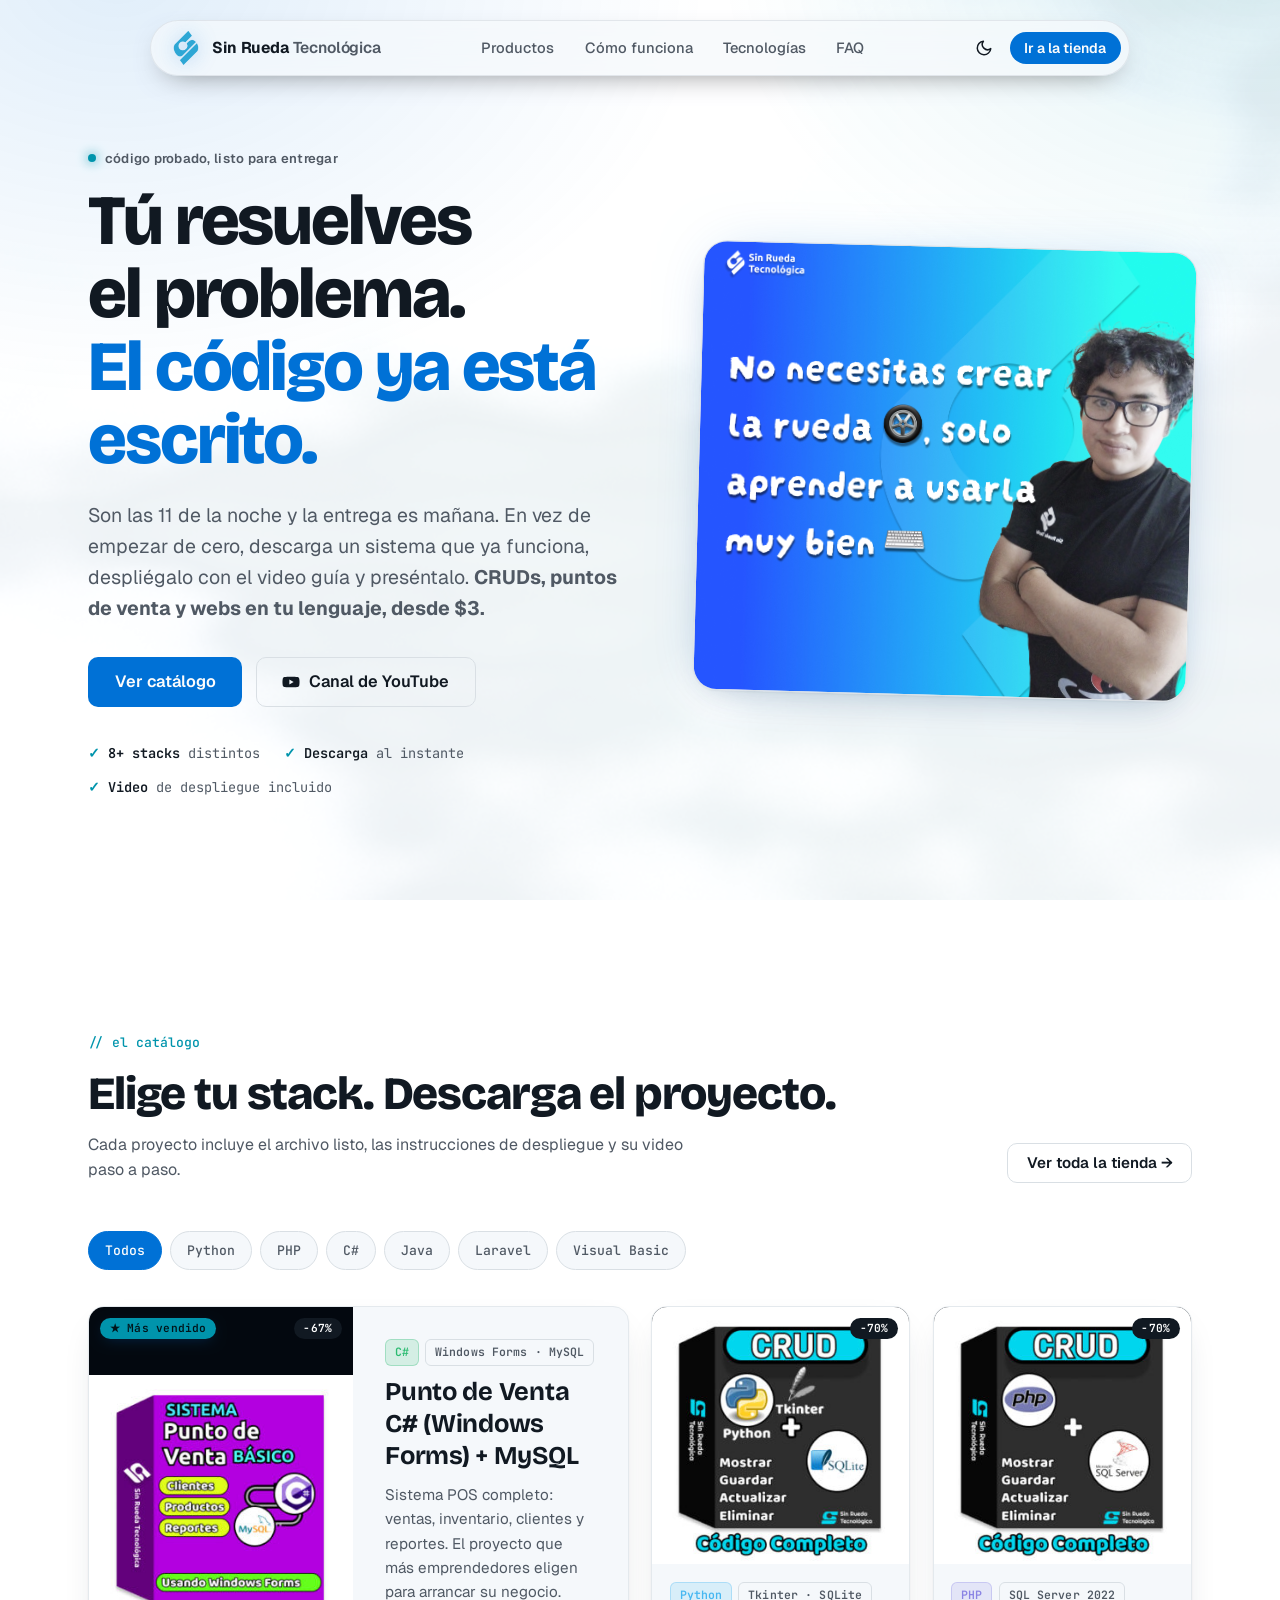
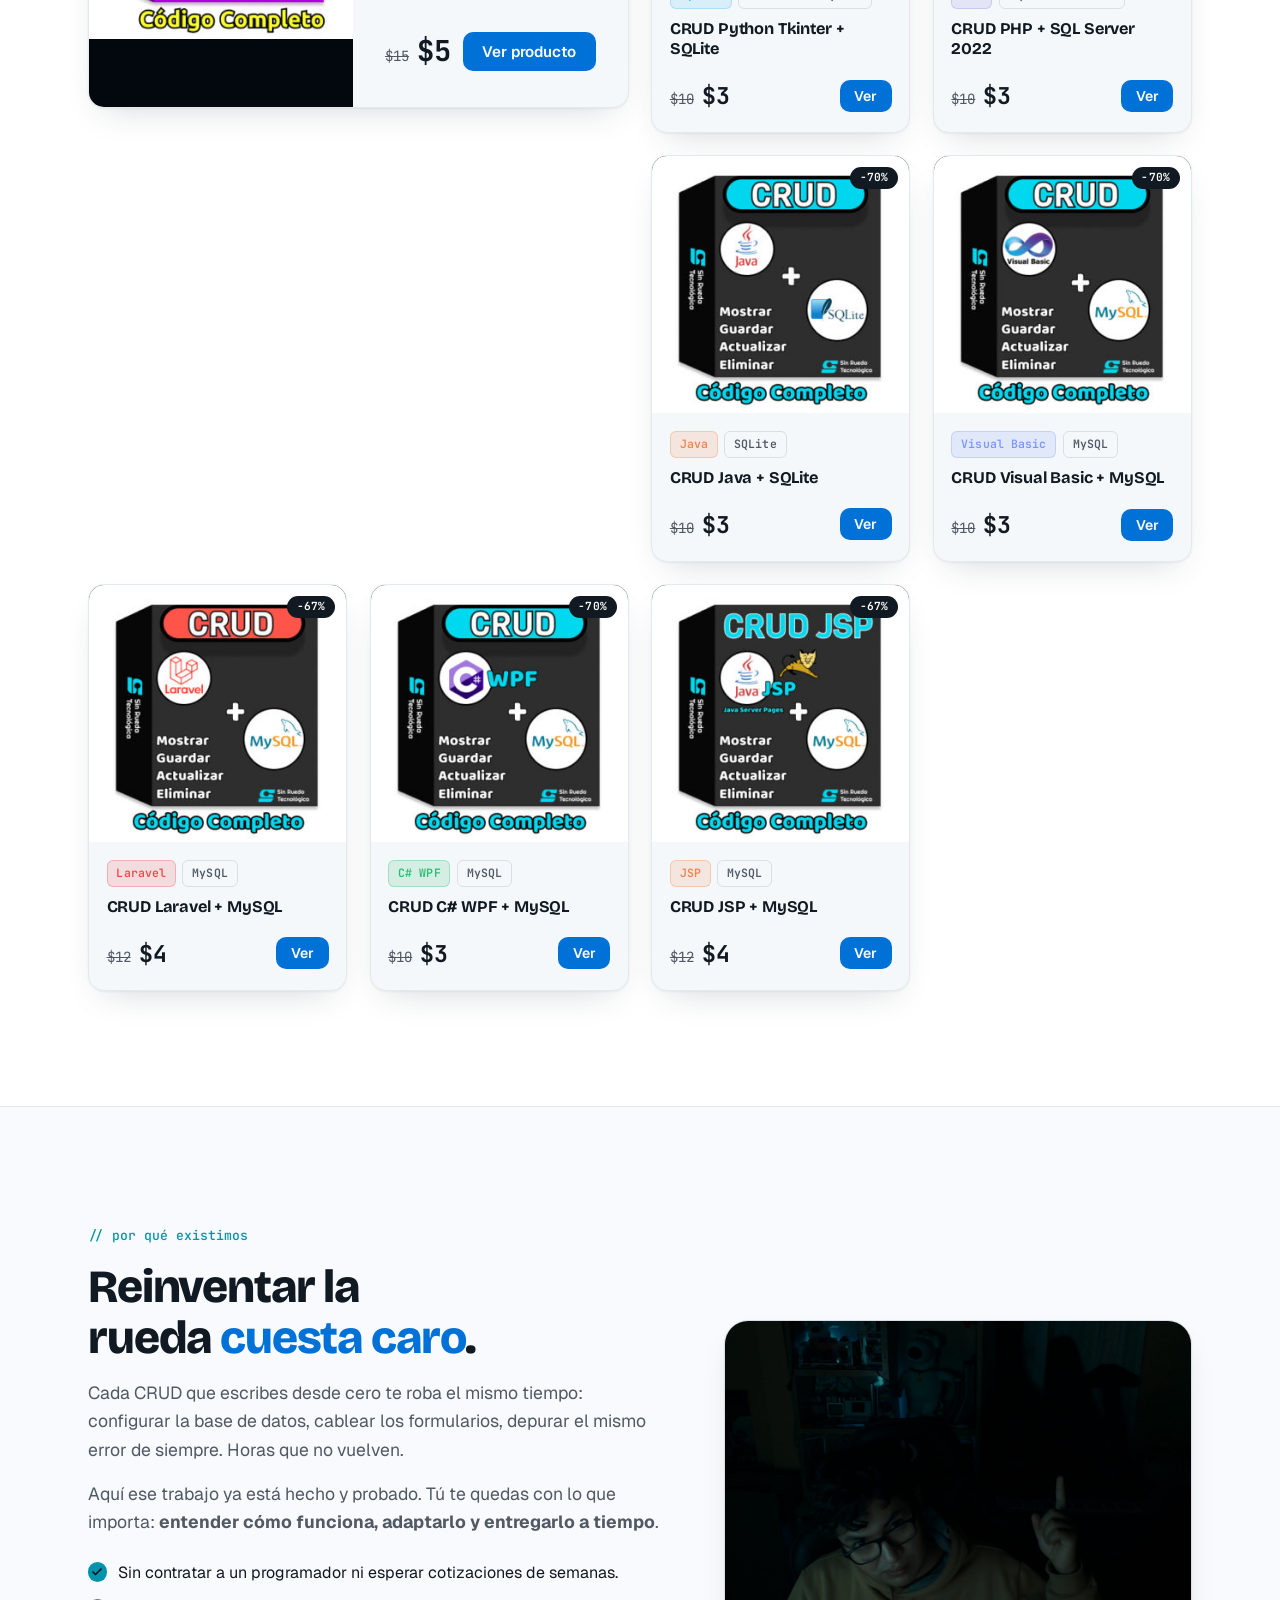
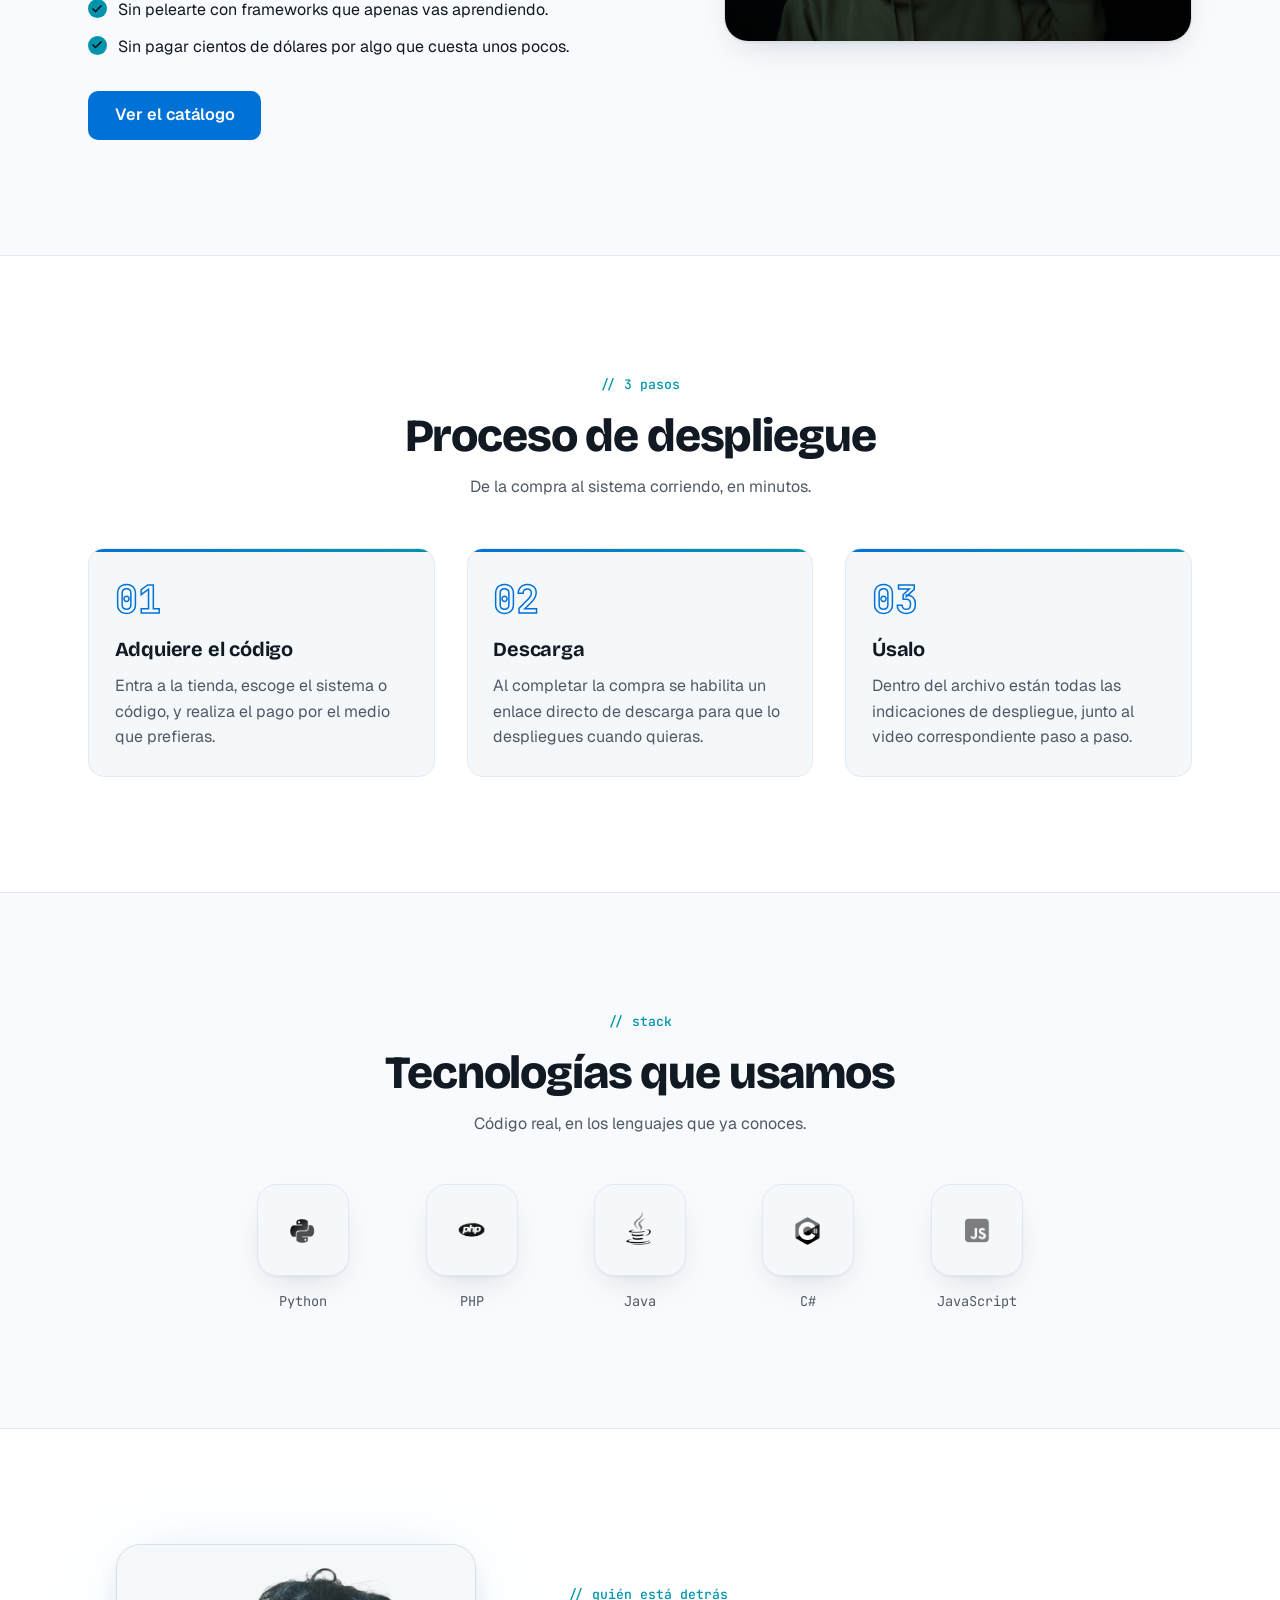
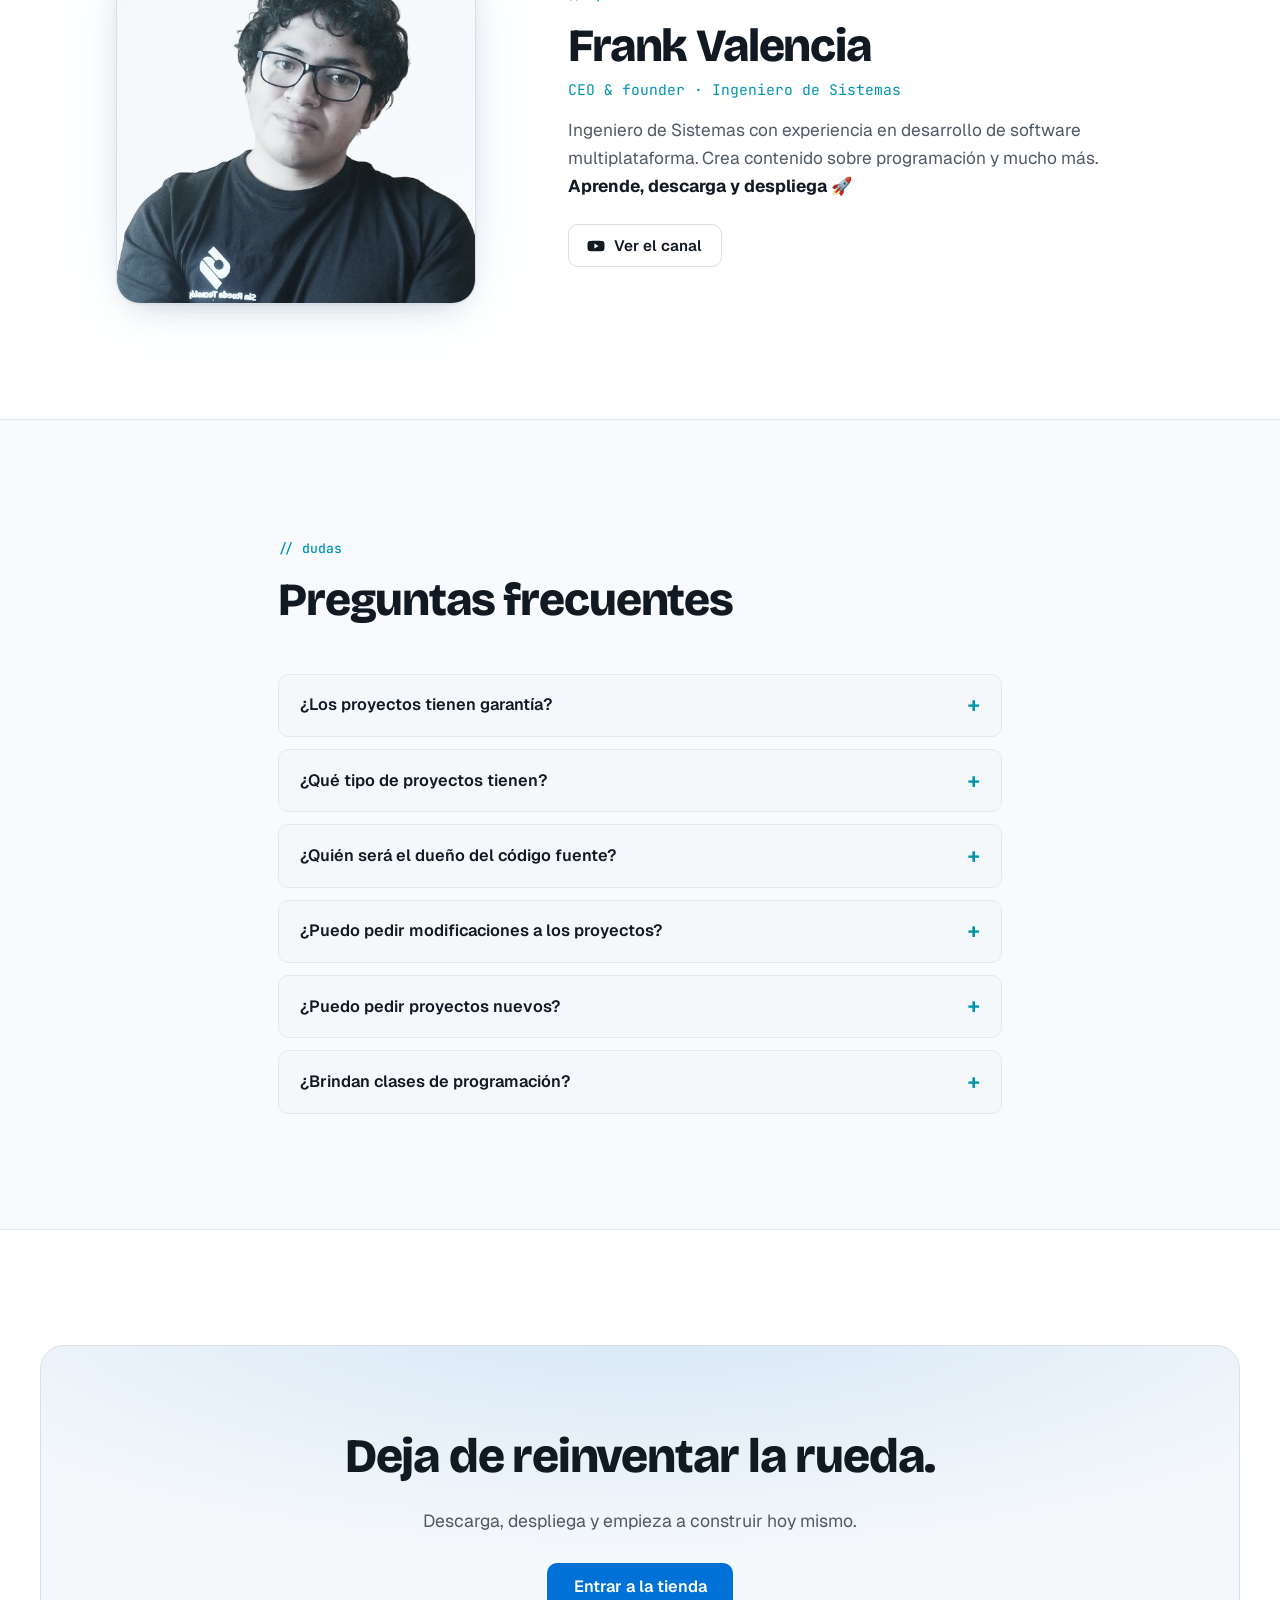
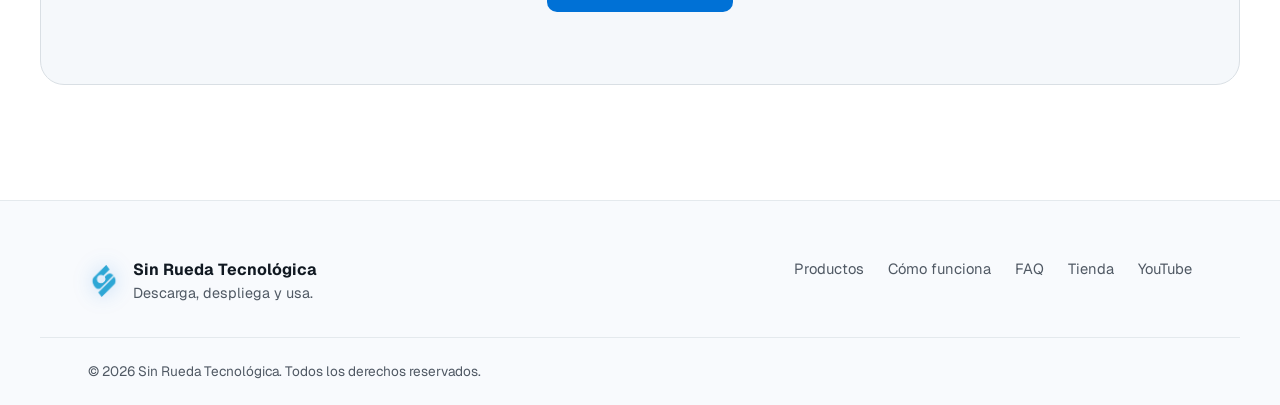
<file: index.html>
<!DOCTYPE html>
<html lang="es" data-theme="dark">
<head>
  <meta charset="UTF-8" />
  <meta name="viewport" content="width=device-width, initial-scale=1.0" />
  <title>Sin Rueda Tecnológica — Código y sistemas listos para usar</title>
  <meta name="description" content="Descarga, despliega y usa. Sistemas de información, webs y código fuente listo para usar en Python, PHP, Java, C#, Laravel y más. Desde $3." />
  <meta name="theme-color" content="#171b22" />

  <!-- Open Graph -->
  <meta property="og:title" content="Sin Rueda Tecnológica — Código listo para usar" />
  <meta property="og:description" content="No reinventes la rueda. Descarga, despliega y usa sistemas y código fuente desde $3." />
  <meta property="og:type" content="website" />
  <meta property="og:image" content="assets/banner1.jpg" />

  <link rel="icon" type="image/png" href="assets/brand/logo.png" />

  <!-- Fonts: Geist (UI/display) + JetBrains Mono (technical accent) -->
  <link rel="preconnect" href="https://fonts.googleapis.com" />
  <link rel="preconnect" href="https://fonts.gstatic.com" crossorigin />
  <link href="https://fonts.googleapis.com/css2?family=Bricolage+Grotesque:opsz,wght@12..96,500;12..96,600;12..96,700;12..96,800&family=Geist:wght@400;500;600&family=JetBrains+Mono:wght@400;500;600;700&display=swap" rel="stylesheet" />

  <link rel="stylesheet" href="styles.css" />
  <!-- Set theme before paint to avoid flash -->
  <script>
    (function () {
      var el = document.documentElement;
      el.classList.add('js'); // reveal styles only apply when JS can un-hide them
      try {
        var stored = localStorage.getItem('srt-theme');
        var theme = stored || (window.matchMedia('(prefers-color-scheme: light)').matches ? 'light' : 'dark');
        el.setAttribute('data-theme', theme);
      } catch (e) {}
    })();
  </script>
</head>
<body>
  <a class="skip-link" href="#productos">Saltar al contenido</a>

  <!-- Fondo global: shader WebGL (Hologram Glitch adaptado a la marca) -->
  <canvas id="bg-shader" aria-hidden="true"></canvas>
  <div class="bg-veil" aria-hidden="true"></div>

  <!-- ============ HEADER (pill flotante) ============ -->
  <header class="site-header" id="top">
    <div class="navbar">
      <a class="brand" href="#top" aria-label="Sin Rueda Tecnológica — inicio">
        <img class="brand__mark" src="assets/brand/logo.png" alt="" width="34" height="34" />
        <span class="brand__name">Sin&nbsp;Rueda<span class="brand__name-accent"> Tecnológica</span></span>
      </a>

      <nav class="nav" aria-label="Navegación principal">
        <a href="#productos">Productos</a>
        <a href="#proceso">Cómo funciona</a>
        <a href="#tecnologias">Tecnologías</a>
        <a href="#faq">FAQ</a>
      </nav>

      <div class="header__actions">
        <button class="theme-toggle" type="button" aria-label="Cambiar tema" aria-pressed="false" title="Cambiar tema claro / oscuro">
          <svg class="icon-sun" viewBox="0 0 24 24" width="18" height="18" fill="none" stroke="currentColor" stroke-width="2" stroke-linecap="round" aria-hidden="true">
            <circle cx="12" cy="12" r="4" /><path d="M12 2v2M12 20v2M4.9 4.9l1.4 1.4M17.7 17.7l1.4 1.4M2 12h2M20 12h2M4.9 19.1l1.4-1.4M17.7 6.3l1.4-1.4" />
          </svg>
          <svg class="icon-moon" viewBox="0 0 24 24" width="18" height="18" fill="none" stroke="currentColor" stroke-width="2" stroke-linecap="round" stroke-linejoin="round" aria-hidden="true">
            <path d="M21 12.8A9 9 0 1 1 11.2 3a7 7 0 0 0 9.8 9.8z" />
          </svg>
        </button>
        <a class="btn btn--primary btn--sm nav-cta" href="https://sinruedatecnologica.com/shop/" target="_blank" rel="noopener">Ir a la tienda</a>
        <button class="nav-toggle" type="button" aria-label="Abrir menú" aria-expanded="false" aria-controls="mobile-nav">
          <span></span><span></span><span></span>
        </button>
      </div>
    </div>
    <nav class="mobile-nav" id="mobile-nav" aria-label="Navegación móvil" hidden>
      <a href="#productos">Productos</a>
      <a href="#proceso">Cómo funciona</a>
      <a href="#tecnologias">Tecnologías</a>
      <a href="#faq">FAQ</a>
      <a class="btn btn--primary" href="https://sinruedatecnologica.com/shop/" target="_blank" rel="noopener">Ir a la tienda</a>
    </nav>
  </header>

  <main>
    <!-- ============ HERO ============ -->
    <section class="hero">
      <div class="hero__glow" aria-hidden="true"></div>
      <div class="container hero__inner">
        <div class="hero__copy">
          <p class="kicker"><span class="kicker__dot"></span>código probado, listo para entregar</p>
          <h1 class="hero__title">Tú resuelves el problema.<br /><span class="grad">El código ya está escrito.</span></h1>
          <p class="hero__lede">
            Son las 11 de la noche y la entrega es mañana. En vez de empezar de cero,
            descarga un sistema que ya funciona, despliégalo con el video guía y preséntalo.
            <strong>CRUDs, puntos de venta y webs en tu lenguaje, desde&nbsp;$3.</strong>
          </p>
          <div class="hero__cta">
            <a class="btn btn--primary btn--lg" href="#productos">Ver catálogo</a>
            <a class="btn btn--ghost btn--lg" href="https://www.youtube.com/@SinRuedaTecnologica" target="_blank" rel="noopener">
              <svg viewBox="0 0 24 24" width="18" height="18" fill="currentColor" aria-hidden="true"><path d="M23 7.5a3 3 0 0 0-2.1-2.1C19 5 12 5 12 5s-7 0-8.9.4A3 3 0 0 0 1 7.5 31 31 0 0 0 .6 12 31 31 0 0 0 1 16.5a3 3 0 0 0 2.1 2.1C5 19 12 19 12 19s7 0 8.9-.4a3 3 0 0 0 2.1-2.1A31 31 0 0 0 23.4 12 31 31 0 0 0 23 7.5zM9.8 15.3V8.7l5.7 3.3z"/></svg>
              Canal de YouTube
            </a>
          </div>
          <ul class="hero__proof" aria-label="Qué obtienes">
            <li><strong>8+ stacks</strong> distintos</li>
            <li><strong>Descarga</strong> al instante</li>
            <li><strong>Video</strong> de despliegue incluido</li>
          </ul>
        </div>

        <div class="hero__art">
          <figure class="hero__card">
            <img src="assets/banner1.jpg" alt="Frank Valencia junto al lema: no necesitas crear la rueda, solo aprender a usarla muy bien." width="1000" height="909" loading="eager" />
          </figure>
        </div>
      </div>
    </section>

    <!-- ============ PRODUCTS ============ -->
    <section class="section" id="productos">
      <div class="container">
        <header class="section__head">
          <div>
            <p class="kicker kicker--mono">// el catálogo</p>
            <h2 class="section__title">Elige tu stack. Descarga el proyecto.</h2>
            <p class="section__sub">Cada proyecto incluye el archivo listo, las instrucciones de despliegue y su video paso a paso.</p>
          </div>
          <a class="btn btn--ghost" href="https://sinruedatecnologica.com/shop/" target="_blank" rel="noopener">Ver toda la tienda →</a>
        </header>

        <!-- Filtros por lenguaje -->
        <div class="filters" role="group" aria-label="Filtrar por lenguaje">
          <button class="chip is-active" type="button" data-filter="all" aria-pressed="true">Todos</button>
          <button class="chip" type="button" data-filter="python" aria-pressed="false">Python</button>
          <button class="chip" type="button" data-filter="php" aria-pressed="false">PHP</button>
          <button class="chip" type="button" data-filter="csharp" aria-pressed="false">C#</button>
          <button class="chip" type="button" data-filter="java" aria-pressed="false">Java</button>
          <button class="chip" type="button" data-filter="laravel" aria-pressed="false">Laravel</button>
          <button class="chip" type="button" data-filter="vb" aria-pressed="false">Visual Basic</button>
        </div>

        <div class="grid products" id="product-grid">

          <!-- FEATURED: más vendido -->
          <article class="card card--feature" data-lang="csharp">
            <a class="card__media" href="https://sinruedatecnologica.com/producto/punto-de-venta-c-windows-forms-mysql/" target="_blank" rel="noopener">
              <span class="badge badge--top">★ Más vendido</span>
              <span class="badge badge--off">−67%</span>
              <img src="assets/products/pos-csharp.jpg" alt="Portada del punto de venta en C# Windows Forms con MySQL" loading="lazy" width="300" height="300" />
            </a>
            <div class="card__body">
              <div class="card__tags"><span class="tag" data-lang-chip="csharp">C#</span><span class="tag tag--db">Windows Forms · MySQL</span></div>
              <h3 class="card__title">Punto de Venta C# (Windows Forms) + MySQL</h3>
              <p class="card__desc">Sistema POS completo: ventas, inventario, clientes y reportes. El proyecto que más emprendedores eligen para arrancar su negocio.</p>
              <div class="card__foot">
                <div class="price"><span class="price__old">$15</span><span class="price__now">$5</span></div>
                <a class="btn btn--primary" href="https://sinruedatecnologica.com/producto/punto-de-venta-c-windows-forms-mysql/" target="_blank" rel="noopener">Ver producto</a>
              </div>
            </div>
          </article>

          <article class="card" data-lang="python">
            <a class="card__media" href="https://sinruedatecnologica.com/producto/crud-python-tkinter-sqlite/" target="_blank" rel="noopener">
              <span class="badge badge--off">−70%</span>
              <img src="assets/products/python.jpg" alt="Portada del CRUD en Python Tkinter con SQLite" loading="lazy" width="300" height="300" />
            </a>
            <div class="card__body">
              <div class="card__tags"><span class="tag" data-lang-chip="python">Python</span><span class="tag tag--db">Tkinter · SQLite</span></div>
              <h3 class="card__title">CRUD Python Tkinter + SQLite</h3>
              <div class="card__foot">
                <div class="price"><span class="price__old">$10</span><span class="price__now">$3</span></div>
                <a class="btn btn--primary btn--sm" href="https://sinruedatecnologica.com/producto/crud-python-tkinter-sqlite/" target="_blank" rel="noopener">Ver</a>
              </div>
            </div>
          </article>

          <article class="card" data-lang="php">
            <a class="card__media" href="https://sinruedatecnologica.com/producto/crud-php-sql-server-2022/" target="_blank" rel="noopener">
              <span class="badge badge--off">−70%</span>
              <img src="assets/products/php.jpg" alt="Portada del CRUD en PHP con SQL Server 2022" loading="lazy" width="300" height="300" />
            </a>
            <div class="card__body">
              <div class="card__tags"><span class="tag" data-lang-chip="php">PHP</span><span class="tag tag--db">SQL Server 2022</span></div>
              <h3 class="card__title">CRUD PHP + SQL Server 2022</h3>
              <div class="card__foot">
                <div class="price"><span class="price__old">$10</span><span class="price__now">$3</span></div>
                <a class="btn btn--primary btn--sm" href="https://sinruedatecnologica.com/producto/crud-php-sql-server-2022/" target="_blank" rel="noopener">Ver</a>
              </div>
            </div>
          </article>

          <article class="card" data-lang="java">
            <a class="card__media" href="https://sinruedatecnologica.com/producto/crud-java-sqlite/" target="_blank" rel="noopener">
              <span class="badge badge--off">−70%</span>
              <img src="assets/products/java.jpg" alt="Portada del CRUD en Java con SQLite" loading="lazy" width="300" height="300" />
            </a>
            <div class="card__body">
              <div class="card__tags"><span class="tag" data-lang-chip="java">Java</span><span class="tag tag--db">SQLite</span></div>
              <h3 class="card__title">CRUD Java + SQLite</h3>
              <div class="card__foot">
                <div class="price"><span class="price__old">$10</span><span class="price__now">$3</span></div>
                <a class="btn btn--primary btn--sm" href="https://sinruedatecnologica.com/producto/crud-java-sqlite/" target="_blank" rel="noopener">Ver</a>
              </div>
            </div>
          </article>

          <article class="card" data-lang="vb">
            <a class="card__media" href="https://sinruedatecnologica.com/producto/crud-visual-basic-mysql/" target="_blank" rel="noopener">
              <span class="badge badge--off">−70%</span>
              <img src="assets/products/vb.jpg" alt="Portada del CRUD en Visual Basic con MySQL" loading="lazy" width="300" height="300" />
            </a>
            <div class="card__body">
              <div class="card__tags"><span class="tag" data-lang-chip="vb">Visual Basic</span><span class="tag tag--db">MySQL</span></div>
              <h3 class="card__title">CRUD Visual Basic + MySQL</h3>
              <div class="card__foot">
                <div class="price"><span class="price__old">$10</span><span class="price__now">$3</span></div>
                <a class="btn btn--primary btn--sm" href="https://sinruedatecnologica.com/producto/crud-visual-basic-mysql/" target="_blank" rel="noopener">Ver</a>
              </div>
            </div>
          </article>

          <article class="card" data-lang="laravel">
            <a class="card__media" href="https://sinruedatecnologica.com/producto/crud-laravel-mysql/" target="_blank" rel="noopener">
              <span class="badge badge--off">−67%</span>
              <img src="assets/products/laravel.jpg" alt="Portada del CRUD en Laravel con MySQL" loading="lazy" width="300" height="300" />
            </a>
            <div class="card__body">
              <div class="card__tags"><span class="tag" data-lang-chip="laravel">Laravel</span><span class="tag tag--db">MySQL</span></div>
              <h3 class="card__title">CRUD Laravel + MySQL</h3>
              <div class="card__foot">
                <div class="price"><span class="price__old">$12</span><span class="price__now">$4</span></div>
                <a class="btn btn--primary btn--sm" href="https://sinruedatecnologica.com/producto/crud-laravel-mysql/" target="_blank" rel="noopener">Ver</a>
              </div>
            </div>
          </article>

          <article class="card" data-lang="csharp">
            <a class="card__media" href="https://sinruedatecnologica.com/producto/crud-c-wpf-mysql/" target="_blank" rel="noopener">
              <span class="badge badge--off">−70%</span>
              <img src="assets/products/wpf.jpg" alt="Portada del CRUD en C# WPF con MySQL" loading="lazy" width="300" height="300" />
            </a>
            <div class="card__body">
              <div class="card__tags"><span class="tag" data-lang-chip="csharp">C# WPF</span><span class="tag tag--db">MySQL</span></div>
              <h3 class="card__title">CRUD C# WPF + MySQL</h3>
              <div class="card__foot">
                <div class="price"><span class="price__old">$10</span><span class="price__now">$3</span></div>
                <a class="btn btn--primary btn--sm" href="https://sinruedatecnologica.com/producto/crud-c-wpf-mysql/" target="_blank" rel="noopener">Ver</a>
              </div>
            </div>
          </article>

          <article class="card" data-lang="java">
            <a class="card__media" href="https://sinruedatecnologica.com/producto/crud-jsp-mysql/" target="_blank" rel="noopener">
              <span class="badge badge--off">−67%</span>
              <img src="assets/products/jsp.jpg" alt="Portada del CRUD en JSP con MySQL" loading="lazy" width="300" height="300" />
            </a>
            <div class="card__body">
              <div class="card__tags"><span class="tag" data-lang-chip="java">JSP</span><span class="tag tag--db">MySQL</span></div>
              <h3 class="card__title">CRUD JSP + MySQL</h3>
              <div class="card__foot">
                <div class="price"><span class="price__old">$12</span><span class="price__now">$4</span></div>
                <a class="btn btn--primary btn--sm" href="https://sinruedatecnologica.com/producto/crud-jsp-mysql/" target="_blank" rel="noopener">Ver</a>
              </div>
            </div>
          </article>

          <p class="products__empty" hidden>No hay proyectos en ese lenguaje todavía. <a href="https://sinruedatecnologica.com/shop/" target="_blank" rel="noopener">Pídelo aquí →</a></p>
        </div>
      </div>
    </section>

    <!-- ============ VALUE / WHY ============ -->
    <section class="section section--band why">
      <div class="container why__inner">
        <div class="why__copy">
          <p class="kicker kicker--mono">// por qué existimos</p>
          <h2 class="section__title">Reinventar la rueda <span class="grad">cuesta caro</span>.</h2>
          <p class="why__lede">
            Cada CRUD que escribes desde cero te roba el mismo tiempo: configurar la base de datos,
            cablear los formularios, depurar el mismo error de siempre. Horas que no vuelven.
          </p>
          <p class="why__lede">
            Aquí ese trabajo ya está hecho y probado. Tú te quedas con lo que importa:
            <strong>entender cómo funciona, adaptarlo y entregarlo a tiempo</strong>.
          </p>
          <ul class="why__list">
            <li>Sin contratar a un programador ni esperar cotizaciones de semanas.</li>
            <li>Sin pelearte con frameworks que apenas vas aprendiendo.</li>
            <li>Sin pagar cientos de dólares por algo que cuesta unos pocos.</li>
          </ul>
          <a class="btn btn--primary btn--lg" href="#productos">Ver el catálogo</a>
        </div>
        <figure class="why__art">
          <img src="assets/seccion1.jpg" alt="Espacio de trabajo de desarrollo de software de madrugada" loading="lazy" />
        </figure>
      </div>
    </section>

    <!-- ============ PROCESS ============ -->
    <section class="section" id="proceso">
      <div class="container">
        <header class="section__head section__head--center">
          <div>
            <p class="kicker kicker--mono">// 3 pasos</p>
            <h2 class="section__title">Proceso de despliegue</h2>
            <p class="section__sub">De la compra al sistema corriendo, en minutos.</p>
          </div>
        </header>

        <ol class="steps">
          <li class="step">
            <span class="step__num">01</span>
            <h3 class="step__title">Adquiere el código</h3>
            <p>Entra a la tienda, escoge el sistema o código, y realiza el pago por el medio que prefieras.</p>
          </li>
          <li class="step">
            <span class="step__num">02</span>
            <h3 class="step__title">Descarga</h3>
            <p>Al completar la compra se habilita un enlace directo de descarga para que lo despliegues cuando quieras.</p>
          </li>
          <li class="step">
            <span class="step__num">03</span>
            <h3 class="step__title">Úsalo</h3>
            <p>Dentro del archivo están todas las indicaciones de despliegue, junto al video correspondiente paso a paso.</p>
          </li>
        </ol>
      </div>
    </section>

    <!-- ============ TECH STACK ============ -->
    <section class="section section--band" id="tecnologias">
      <div class="container">
        <header class="section__head section__head--center">
          <div>
            <p class="kicker kicker--mono">// stack</p>
            <h2 class="section__title">Tecnologías que usamos</h2>
            <p class="section__sub">Código real, en los lenguajes que ya conoces.</p>
          </div>
        </header>
        <ul class="tech">
          <li class="tech__item"><span class="tech__chip"><img src="assets/tech/python.png" alt="Python" loading="lazy" /></span><span>Python</span></li>
          <li class="tech__item"><span class="tech__chip"><img src="assets/tech/php.png" alt="PHP" loading="lazy" /></span><span>PHP</span></li>
          <li class="tech__item"><span class="tech__chip"><img src="assets/tech/java.png" alt="Java" loading="lazy" /></span><span>Java</span></li>
          <li class="tech__item"><span class="tech__chip"><img src="assets/tech/csharp.png" alt="C#" loading="lazy" /></span><span>C#</span></li>
          <li class="tech__item"><span class="tech__chip"><img src="assets/tech/javascript.png" alt="JavaScript" loading="lazy" /></span><span>JavaScript</span></li>
        </ul>
      </div>
    </section>

    <!-- ============ FOUNDER ============ -->
    <section class="section founder">
      <div class="container founder__inner">
        <figure class="founder__photo">
          <img src="assets/perfil.png" alt="Frank Valencia, fundador de Sin Rueda Tecnológica" loading="lazy" />
        </figure>
        <div class="founder__copy">
          <p class="kicker kicker--mono">// quién está detrás</p>
          <h2 class="section__title">Frank Valencia</h2>
          <p class="founder__role">CEO &amp; founder · Ingeniero de Sistemas</p>
          <p class="founder__bio">
            Ingeniero de Sistemas con experiencia en desarrollo de software multiplataforma.
            Crea contenido sobre programación y mucho más.
            <strong>Aprende, descarga y despliega 🚀</strong>
          </p>
          <a class="btn btn--ghost" href="https://www.youtube.com/@SinRuedaTecnologica" target="_blank" rel="noopener">
            <svg viewBox="0 0 24 24" width="18" height="18" fill="currentColor" aria-hidden="true"><path d="M23 7.5a3 3 0 0 0-2.1-2.1C19 5 12 5 12 5s-7 0-8.9.4A3 3 0 0 0 1 7.5 31 31 0 0 0 .6 12 31 31 0 0 0 1 16.5a3 3 0 0 0 2.1 2.1C5 19 12 19 12 19s7 0 8.9-.4a3 3 0 0 0 2.1-2.1A31 31 0 0 0 23.4 12 31 31 0 0 0 23 7.5zM9.8 15.3V8.7l5.7 3.3z"/></svg>
            Ver el canal
          </a>
        </div>
      </div>
    </section>

    <!-- ============ FAQ ============ -->
    <section class="section section--band" id="faq">
      <div class="container faq__inner">
        <header class="section__head">
          <div>
            <p class="kicker kicker--mono">// dudas</p>
            <h2 class="section__title">Preguntas frecuentes</h2>
          </div>
        </header>
        <div class="faq">
          <details class="qa">
            <summary>¿Los proyectos tienen garantía?</summary>
            <p>¡Claro que sí! Comunícate por nuestras redes sociales con una captura del comprobante de pago y te responderemos lo antes posible para resolver tu duda.</p>
          </details>
          <details class="qa">
            <summary>¿Qué tipo de proyectos tienen?</summary>
            <p>Sistemas, webs y código tanto para emprendedores de muchos rubros como para estudiantes.</p>
          </details>
          <details class="qa">
            <summary>¿Quién será el dueño del código fuente?</summary>
            <p>Hay proyectos completos donde adquieres el código fuente completo. En otros casos recibes los instaladores e instrucciones de despliegue, es decir, la licencia de uso.</p>
          </details>
          <details class="qa">
            <summary>¿Puedo pedir modificaciones a los proyectos?</summary>
            <p>Sí, con un costo adicional. Indícanos las modificaciones por nuestras redes sociales para realizar la cotización con los desarrolladores.</p>
          </details>
          <details class="qa">
            <summary>¿Puedo pedir proyectos nuevos?</summary>
            <p>Así es. Contáctanos directamente si requieres una solución personalizada y te entregamos la cotización.</p>
          </details>
          <details class="qa">
            <summary>¿Brindan clases de programación?</summary>
            <p>Sí. Si eres estudiante o vas a empezar tu carrera de Ing. de Software, Ing. de Sistemas o similares, ofrecemos clases particulares por horas. Solo contáctanos y solicita el servicio.</p>
          </details>
        </div>
      </div>
    </section>

    <!-- ============ CTA ============ -->
    <section class="section cta-final">
      <div class="container cta-final__inner">
        <h2 class="cta-final__title">Deja de reinventar la rueda.</h2>
        <p class="cta-final__sub">Descarga, despliega y empieza a construir hoy mismo.</p>
        <a class="btn btn--primary btn--lg" href="https://sinruedatecnologica.com/shop/" target="_blank" rel="noopener">Entrar a la tienda</a>
      </div>
    </section>
  </main>

  <!-- ============ FOOTER ============ -->
  <footer class="site-footer">
    <div class="container footer__inner">
      <div class="footer__brand">
        <img class="brand__mark" src="assets/brand/logo.png" alt="" width="32" height="32" />
        <div>
          <p class="footer__name">Sin Rueda Tecnológica</p>
          <p class="footer__tag">Descarga, despliega y usa.</p>
        </div>
      </div>
      <nav class="footer__nav" aria-label="Enlaces del pie">
        <a href="#productos">Productos</a>
        <a href="#proceso">Cómo funciona</a>
        <a href="#faq">FAQ</a>
        <a href="https://sinruedatecnologica.com/shop/" target="_blank" rel="noopener">Tienda</a>
        <a href="https://www.youtube.com/@SinRuedaTecnologica" target="_blank" rel="noopener">YouTube</a>
      </nav>
    </div>
    <div class="container footer__bottom">
      <p>© <span id="year">2026</span> Sin Rueda Tecnológica. Todos los derechos reservados.</p>
    </div>
  </footer>

  <script src="app.js"></script>
  <script src="shader.js" defer></script>
</body>
</html>
</file>
<file: styles.css>
/* =========================================================
   Sin Rueda Tecnológica — landing
   Dark-first dual theme · electric blue → cyan · dev type
   ========================================================= */

/* ---------- Tokens ---------- */
:root {
  --font-display: "Bricolage Grotesque", ui-sans-serif, system-ui, sans-serif;
  --font-ui: "Geist", ui-sans-serif, system-ui, -apple-system, "Segoe UI", Roboto, sans-serif;
  --font-mono: "JetBrains Mono", ui-monospace, "SF Mono", Menlo, Consolas, monospace;

  /* fluid spacing */
  --space-section: clamp(4rem, 9vw, 7.5rem);
  --gutter: clamp(1.25rem, 5vw, 3rem);
  --radius: 16px;
  --radius-sm: 10px;
  --radius-lg: 24px;
  --maxw: 1200px;

  /* z-index scale */
  --z-sticky: 100;
  --z-nav: 200;
  --z-toast: 300;

  --ease-out: cubic-bezier(0.16, 1, 0.3, 1); /* ease-out-expo-ish */
  --t-fast: 160ms;
  --t-med: 320ms;

  /* shared brand hue values */
  --shadow-color: 240 40% 4%;
}

/* Dark theme (default / hero) */
:root,
[data-theme="dark"] {
  --bg: oklch(0.17 0.018 250);
  --bg-2: oklch(0.15 0.018 250);
  --surface: oklch(0.21 0.020 250);
  --surface-2: oklch(0.255 0.022 250);
  --border: oklch(0.32 0.020 250);
  --border-soft: oklch(0.27 0.018 250);
  --ink: oklch(0.96 0.005 250);
  --muted: oklch(0.74 0.014 250);
  --primary: oklch(0.70 0.165 245);
  --primary-strong: oklch(0.76 0.17 245);
  --accent: oklch(0.84 0.15 195);
  --on-primary: oklch(0.15 0.02 250);
  --glow: oklch(0.70 0.165 245 / 0.45);
  --card-shadow: 0 1px 0 oklch(1 0 0 / 0.04) inset, 0 12px 30px -12px oklch(0.05 0.02 250 / 0.7);
  color-scheme: dark;
}

/* Light theme */
[data-theme="light"] {
  --bg: oklch(1 0 0);
  --bg-2: oklch(0.985 0.004 245);
  --surface: oklch(0.978 0.005 245);
  --surface-2: oklch(0.955 0.007 245);
  --border: oklch(0.90 0.010 245);
  --border-soft: oklch(0.93 0.008 245);
  --ink: oklch(0.21 0.022 255);
  --muted: oklch(0.46 0.022 255);
  --primary: oklch(0.55 0.18 252);
  --primary-strong: oklch(0.50 0.19 252);
  --accent: oklch(0.60 0.135 210);
  --on-primary: oklch(0.99 0 0);
  --glow: oklch(0.55 0.18 252 / 0.28);
  --card-shadow: 0 1px 2px oklch(0.2 0.02 250 / 0.05), 0 14px 34px -16px oklch(0.3 0.04 250 / 0.22);
  color-scheme: light;
}

/* ---------- Reset ---------- */
*, *::before, *::after { box-sizing: border-box; }
* { margin: 0; }
html { -webkit-text-size-adjust: 100%; scroll-behavior: smooth; }
@media (prefers-reduced-motion: reduce) {
  html { scroll-behavior: auto; }
}

html { background: var(--bg); transition: background var(--t-med) var(--ease-out); scroll-padding-top: 6rem; }
body {
  font-family: var(--font-ui);
  background: transparent; /* el shader vive detrás del body */
  color: var(--ink);
  line-height: 1.6;
  -webkit-font-smoothing: antialiased;
  text-rendering: optimizeLegibility;
  overflow-x: hidden;
  transition: color var(--t-med) var(--ease-out);
}

/* ---------- Fondo global (shader) ---------- */
#bg-shader {
  position: fixed; inset: 0; width: 100vw; height: 100vh;
  z-index: -2; display: block; pointer-events: none;
}
/* Velo: empuja el shader hacia el color de fondo para mantener legibilidad.
   En oscuro deja respirar un poco más; en claro lo apaga casi por completo. */
.bg-veil {
  position: fixed; inset: 0; z-index: -1; pointer-events: none;
  background: color-mix(in oklab, var(--bg) 82%, transparent);
}
[data-theme="light"] .bg-veil { background: color-mix(in oklab, var(--bg) 90%, transparent); }
/* El shader es para el fondo global; las secciones con contenido denso
   llevan su propio fondo para que el texto nunca quede sobre el efecto. */
@media (prefers-reduced-motion: reduce) { #bg-shader, .bg-veil { display: none; } }

img { max-width: 100%; display: block; height: auto; }
a { color: inherit; text-decoration: none; }
button { font: inherit; cursor: pointer; }
:focus-visible {
  outline: 2px solid var(--primary);
  outline-offset: 3px;
  border-radius: 4px;
}

.container { width: 100%; max-width: var(--maxw); margin-inline: auto; padding-inline: var(--gutter); }

.skip-link {
  position: absolute; left: 50%; translate: -50% -120%;
  top: 8px; z-index: var(--z-toast);
  background: var(--primary); color: var(--on-primary);
  padding: 0.6rem 1rem; border-radius: var(--radius-sm); font-weight: 600;
  transition: translate var(--t-fast) var(--ease-out);
}
.skip-link:focus { translate: -50% 0; }

/* ---------- Typography helpers ---------- */
h1, h2, h3, .hero__title, .section__title, .cta-final__title, .step__title, .card__title {
  font-family: var(--font-display);
}
/* Emphasis color — solid, meaningful (no gradient text). */
.grad { color: var(--primary); }
.kicker {
  display: inline-flex; align-items: center; gap: 0.55rem;
  font-size: 0.82rem; font-weight: 600; letter-spacing: 0.02em;
  color: var(--muted); margin-bottom: 1rem;
}
.kicker--mono { font-family: var(--font-mono); font-weight: 500; color: var(--accent); letter-spacing: 0; }
.kicker__dot {
  width: 8px; height: 8px; border-radius: 50%;
  background: var(--accent); box-shadow: 0 0 12px var(--accent);
  animation: pulse 2.4s var(--ease-out) infinite;
}
@keyframes pulse { 0%,100% { opacity: 1; } 50% { opacity: 0.35; } }

/* ---------- Buttons ---------- */
.btn {
  --btn-pad-y: 0.7rem; --btn-pad-x: 1.15rem;
  display: inline-flex; align-items: center; justify-content: center; gap: 0.55rem;
  padding: var(--btn-pad-y) var(--btn-pad-x);
  border-radius: var(--radius-sm); border: 1px solid transparent;
  font-weight: 600; font-size: 0.95rem; line-height: 1;
  transition: transform var(--t-fast) var(--ease-out), background var(--t-fast), border-color var(--t-fast), box-shadow var(--t-fast), color var(--t-fast);
  white-space: nowrap;
}
.btn--sm { --btn-pad-y: 0.5rem; --btn-pad-x: 0.85rem; font-size: 0.875rem; }
.btn--lg { --btn-pad-y: 0.95rem; --btn-pad-x: 1.6rem; font-size: 1.02rem; }
.btn--block { width: 100%; }

.btn--primary {
  background: var(--primary); color: var(--on-primary);
  box-shadow: 0 0 0 0 var(--glow);
}
.btn--primary:hover { background: var(--primary-strong); transform: translateY(-2px); box-shadow: 0 12px 28px -10px var(--glow); }
.btn--primary:active { transform: translateY(0); }

.btn--ghost {
  background: transparent; color: var(--ink);
  border-color: var(--border);
}
.btn--ghost:hover { background: var(--surface-2); border-color: var(--primary); transform: translateY(-2px); }

/* ---------- Header (pill flotante) ---------- */
.site-header {
  position: fixed; top: 0; left: 0; right: 0; z-index: var(--z-sticky);
  display: flex; justify-content: center;
  padding: clamp(0.75rem, 2vw, 1.25rem) var(--gutter);
  pointer-events: none; /* solo la pill captura clics */
}

.navbar {
  pointer-events: auto;
  display: flex; align-items: center; gap: clamp(0.75rem, 2vw, 1.75rem);
  width: 100%; max-width: 980px;
  padding: 0.5rem 0.5rem 0.5rem 1.15rem;
  border-radius: 999px;
  background: color-mix(in oklab, var(--surface) 72%, transparent);
  border: 1px solid color-mix(in oklab, var(--border) 70%, transparent);
  backdrop-filter: saturate(160%) blur(18px);
  -webkit-backdrop-filter: saturate(160%) blur(18px);
  box-shadow: 0 1px 0 oklch(1 0 0 / 0.05) inset, 0 10px 30px -16px oklch(0.05 0.02 250 / 0.6);
  transition: background var(--t-med), border-color var(--t-med), box-shadow var(--t-med);
}
/* Al hacer scroll: se vuelve más sólida y con más sombra (sin animar layout) */
.site-header[data-scrolled="true"] .navbar {
  background: color-mix(in oklab, var(--surface) 88%, transparent);
  border-color: var(--border);
  box-shadow: 0 1px 0 oklch(1 0 0 / 0.05) inset, 0 14px 34px -16px oklch(0.05 0.02 250 / 0.75);
}

.brand { display: inline-flex; align-items: center; gap: 0.55rem; font-weight: 700; letter-spacing: -0.01em; flex-shrink: 0; }
.brand__mark { filter: drop-shadow(0 0 10px var(--glow)); }
.brand__name { font-size: 0.98rem; }
.brand__name-accent { color: var(--muted); font-weight: 600; }

.nav { display: flex; gap: 0.2rem; margin: 0 auto; }
.nav a {
  color: var(--muted); font-weight: 500; font-size: 0.92rem;
  padding: 0.45rem 0.85rem; border-radius: 999px; position: relative;
  transition: color var(--t-fast), background var(--t-fast);
}
.nav a:hover { color: var(--ink); background: color-mix(in oklab, var(--ink) 8%, transparent); }

.header__actions { display: flex; align-items: center; gap: 0.45rem; flex-shrink: 0; }

.theme-toggle {
  position: relative;
  display: grid; place-items: center; width: 38px; height: 38px;
  border-radius: 999px; border: 1px solid transparent;
  background: transparent; color: var(--ink);
  transition: background var(--t-fast), border-color var(--t-fast), transform var(--t-fast);
}
.theme-toggle:hover { background: color-mix(in oklab, var(--ink) 8%, transparent); }
.theme-toggle svg { position: absolute; transition: opacity var(--t-fast), transform var(--t-med) var(--ease-out); }
[data-theme="dark"] .icon-sun { opacity: 1; transform: rotate(0) scale(1); }
[data-theme="dark"] .icon-moon { opacity: 0; transform: rotate(-90deg) scale(0.5); }
[data-theme="light"] .icon-sun { opacity: 0; transform: rotate(90deg) scale(0.5); }
[data-theme="light"] .icon-moon { opacity: 1; transform: rotate(0) scale(1); }

.nav-cta { border-radius: 999px; }

.nav-toggle { display: none; flex-direction: column; gap: 5px; width: 38px; height: 38px; border: 1px solid transparent; border-radius: 999px; background: transparent; padding: 0 9px; }
.nav-toggle:hover { background: color-mix(in oklab, var(--ink) 8%, transparent); }
.nav-toggle span { height: 2px; width: 100%; background: var(--ink); border-radius: 2px; transition: transform var(--t-fast), opacity var(--t-fast); }
.nav-toggle[aria-expanded="true"] span:nth-child(1) { transform: translateY(7px) rotate(45deg); }
.nav-toggle[aria-expanded="true"] span:nth-child(2) { opacity: 0; }
.nav-toggle[aria-expanded="true"] span:nth-child(3) { transform: translateY(-7px) rotate(-45deg); }

/* Menú móvil: panel flotante bajo la pill */
.mobile-nav {
  pointer-events: auto;
  position: absolute; top: calc(100% - 0.25rem); left: var(--gutter); right: var(--gutter);
  flex-direction: column; gap: 0.2rem; padding: 0.6rem;
  border: 1px solid var(--border); border-radius: var(--radius);
  background: color-mix(in oklab, var(--surface) 92%, transparent);
  backdrop-filter: saturate(160%) blur(18px); -webkit-backdrop-filter: saturate(160%) blur(18px);
  box-shadow: 0 18px 40px -18px oklch(0.05 0.02 250 / 0.7);
}
.mobile-nav a { padding: 0.75rem 0.85rem; color: var(--ink); font-weight: 500; border-radius: var(--radius-sm); }
.mobile-nav a:hover { background: color-mix(in oklab, var(--ink) 8%, transparent); }
.mobile-nav .btn { margin-top: 0.4rem; justify-content: center; }

/* ---------- Hero ---------- */
/* Compensa la pill flotante (fixed) para que no tape el inicio del hero */
.hero { position: relative; padding-top: clamp(6.5rem, 12vw, 9rem); padding-bottom: var(--space-section); overflow: clip; }
.hero__glow {
  position: absolute; inset: -10% -10% auto -10%; height: 120%;
  background:
    radial-gradient(60% 60% at 18% 12%, oklch(0.70 0.165 245 / 0.22), transparent 70%),
    radial-gradient(55% 55% at 88% 8%, oklch(0.84 0.15 195 / 0.18), transparent 70%);
  pointer-events: none; z-index: 0;
}
[data-theme="light"] .hero__glow {
  background:
    radial-gradient(55% 55% at 16% 6%, oklch(0.55 0.18 252 / 0.12), transparent 70%),
    radial-gradient(50% 50% at 90% 4%, oklch(0.60 0.135 210 / 0.12), transparent 70%);
}
.hero__inner {
  position: relative; z-index: 1;
  display: grid; grid-template-columns: 1.05fr 0.95fr; gap: clamp(2rem, 5vw, 4rem); align-items: center;
}
.hero__title { font-size: clamp(2.4rem, 5.6vw, 4.4rem); line-height: 1.04; letter-spacing: -0.03em; font-weight: 800; text-wrap: balance; }
.hero__lede { margin-top: 1.4rem; font-size: clamp(1.05rem, 1.6vw, 1.22rem); color: var(--muted); max-width: 54ch; text-wrap: pretty; }
.hero__cta { display: flex; flex-wrap: wrap; gap: 0.85rem; margin-top: 2rem; }
.hero__proof { list-style: none; padding: 0; display: flex; flex-wrap: wrap; gap: 0.75rem 1.5rem; margin-top: 2.25rem; font-family: var(--font-mono); font-size: 0.85rem; color: var(--muted); }
.hero__proof li { display: flex; align-items: center; gap: 0.5rem; }
.hero__proof li::before { content: "✓"; color: var(--accent); font-weight: 700; }
.hero__proof strong { color: var(--ink); font-weight: 600; }

.hero__card {
  border-radius: var(--radius-lg); overflow: hidden;
  border: 1px solid var(--border);
  box-shadow: var(--card-shadow), 0 0 60px -20px var(--glow);
  rotate: 1.5deg;
  transition: rotate var(--t-med) var(--ease-out), box-shadow var(--t-med);
}
.hero__card:hover { rotate: 0deg; box-shadow: var(--card-shadow), 0 0 80px -16px var(--glow); }
.hero__card img { width: 100%; }

/* ---------- Section scaffolding ---------- */
/* Secciones con contenido denso: fondo casi opaco para que el texto
   nunca compita con el shader. El hero se deja transparente (showcase). */
.section { padding-block: var(--space-section); background: color-mix(in oklab, var(--bg) 92%, transparent); }
.section--band { background: color-mix(in oklab, var(--bg-2) 94%, transparent); border-block: 1px solid var(--border-soft); }
.section__head { display: flex; align-items: flex-end; justify-content: space-between; gap: 1.5rem; margin-bottom: clamp(2rem, 4vw, 3rem); flex-wrap: wrap; }
.section__head--center { justify-content: center; text-align: center; }
.section__title { font-size: clamp(1.9rem, 3.6vw, 2.9rem); letter-spacing: -0.025em; line-height: 1.1; font-weight: 800; text-wrap: balance; }
.section__sub { margin-top: 0.75rem; color: var(--muted); max-width: 56ch; text-wrap: pretty; }
.section__head--center .section__sub { margin-inline: auto; }

/* ---------- Filters ---------- */
.filters { display: flex; flex-wrap: wrap; gap: 0.5rem; margin-bottom: clamp(1.5rem, 3vw, 2.25rem); }
.chip {
  font-family: var(--font-mono); font-size: 0.82rem; font-weight: 500;
  padding: 0.5rem 1rem; border-radius: 999px;
  background: var(--surface); border: 1px solid var(--border); color: var(--muted);
  transition: color var(--t-fast), border-color var(--t-fast), background var(--t-fast), transform var(--t-fast);
}
.chip:hover { color: var(--ink); border-color: var(--primary); transform: translateY(-1px); }
.chip.is-active { background: var(--primary); border-color: var(--primary); color: var(--on-primary); }

/* ---------- Products ---------- */
.grid.products { display: grid; grid-template-columns: repeat(auto-fill, minmax(240px, 1fr)); gap: clamp(1rem, 2vw, 1.4rem); align-items: start; }
.card {
  display: flex; flex-direction: column;
  background: var(--surface); border: 1px solid var(--border-soft);
  border-radius: var(--radius); overflow: hidden;
  box-shadow: var(--card-shadow);
  transition: transform var(--t-med) var(--ease-out), border-color var(--t-fast), box-shadow var(--t-med), opacity var(--t-med);
}
.card:hover { transform: translateY(-6px); border-color: var(--primary); box-shadow: var(--card-shadow), 0 0 0 1px var(--primary), 0 20px 40px -18px var(--glow); }
.card.is-hidden { display: none; }

/* Featured card — spans two columns / two rows on wide screens, horizontal split */
.card--feature { grid-column: span 2; grid-row: span 2; }
.card--feature .card__media { aspect-ratio: 16 / 11; }
.card--feature .card__title { font-size: clamp(1.2rem, 2vw, 1.6rem); }
@media (min-width: 921px) {
  .card--feature { display: grid; grid-template-columns: 1.1fr 1fr; }
  .card--feature .card__media { aspect-ratio: auto; height: 100%; min-height: 260px; }
  .card--feature .card__body { justify-content: center; padding: clamp(1.25rem, 2.5vw, 2rem); }
}

.card__media { position: relative; display: block; aspect-ratio: 1 / 1; background: oklch(0.13 0.02 250); overflow: hidden; }
.card__media img { width: 100%; height: 100%; object-fit: contain; transition: transform var(--t-med) var(--ease-out); }
.card:hover .card__media img { transform: scale(1.04); }

.badge {
  position: absolute; z-index: 2;
  font-family: var(--font-mono); font-size: 0.7rem; font-weight: 600; letter-spacing: 0.02em;
  padding: 0.32rem 0.6rem; border-radius: 999px; line-height: 1;
}
.badge--off { top: 0.7rem; right: 0.7rem; background: var(--ink); color: var(--bg); }
.badge--top { top: 0.7rem; left: 0.7rem; background: var(--accent); color: oklch(0.18 0.03 220); box-shadow: 0 4px 14px -4px var(--glow); }

.card__body { display: flex; flex-direction: column; gap: 0.6rem; padding: 1.1rem; flex: 1; }
.card__tags { display: flex; flex-wrap: wrap; gap: 0.4rem; align-items: center; }
.tag {
  font-family: var(--font-mono); font-size: 0.72rem; font-weight: 600; letter-spacing: 0.01em;
  padding: 0.22rem 0.55rem; border-radius: 6px;
  background: color-mix(in oklab, var(--lang, var(--accent)) 16%, transparent);
  color: var(--lang, var(--accent));
  border: 1px solid color-mix(in oklab, var(--lang, var(--accent)) 30%, transparent);
}
.tag--db { background: transparent; border-color: var(--border); color: var(--muted); }
/* Language accent colors (OKLCH, brand-adjacent but distinct per stack) */
[data-lang-chip="python"]  { --lang: oklch(0.74 0.13 235); }
[data-lang-chip="php"]      { --lang: oklch(0.66 0.14 285); }
[data-lang-chip="csharp"]   { --lang: oklch(0.70 0.16 155); }
[data-lang-chip="java"]     { --lang: oklch(0.72 0.15 45); }
[data-lang-chip="laravel"]  { --lang: oklch(0.64 0.20 25); }
[data-lang-chip="vb"]       { --lang: oklch(0.70 0.14 270); }

.card__title { font-size: 1.02rem; font-weight: 700; line-height: 1.25; letter-spacing: -0.01em; }
.card__desc { color: var(--muted); font-size: 0.95rem; text-wrap: pretty; margin: 0.1rem 0 0.4rem; }
.card__foot { display: flex; align-items: center; justify-content: space-between; gap: 0.75rem; margin-top: auto; padding-top: 0.5rem; }
.price { display: flex; align-items: baseline; gap: 0.5rem; font-family: var(--font-mono); }
.price__old { color: var(--muted); text-decoration: line-through; font-size: 0.88rem; }
.price__now { color: var(--ink); font-size: 1.45rem; font-weight: 700; }
.card--feature .price__now { font-size: 1.8rem; }
.card .btn { flex-shrink: 0; }

.products__empty { grid-column: 1 / -1; text-align: center; color: var(--muted); padding: 2rem 0; }
.products__empty a { color: var(--primary); font-weight: 600; }

/* ---------- Why band ---------- */
.why__inner { display: grid; grid-template-columns: 1.1fr 0.9fr; gap: clamp(2rem, 5vw, 4rem); align-items: center; }
.why__lede { margin: 1rem 0; font-size: 1.1rem; color: var(--muted); max-width: 54ch; text-wrap: pretty; }
.why__list { list-style: none; padding: 0; margin: 1.5rem 0 2rem; display: flex; flex-direction: column; gap: 0.7rem; max-width: 54ch; }
.why__list li { position: relative; padding-left: 1.9rem; color: var(--ink); font-size: 1rem; text-wrap: pretty; }
.why__list li::before {
  content: ""; position: absolute; left: 0; top: 0.15em;
  width: 1.2rem; height: 1.2rem; border-radius: 50%;
  background: var(--accent) url("data:image/svg+xml,%3Csvg xmlns='http://www.w3.org/2000/svg' viewBox='0 0 24 24' fill='none' stroke='%230b1320' stroke-width='3.5' stroke-linecap='round' stroke-linejoin='round'%3E%3Cpath d='M20 6 9 17l-5-5'/%3E%3C/svg%3E") center / 0.78rem no-repeat;
}
.why__art { border-radius: var(--radius-lg); overflow: hidden; border: 1px solid var(--border); box-shadow: var(--card-shadow); }
.why__art img { width: 100%; aspect-ratio: 16 / 11; object-fit: cover; }

/* ---------- Steps ---------- */
.steps { list-style: none; padding: 0; display: grid; grid-template-columns: repeat(auto-fit, minmax(260px, 1fr)); gap: clamp(1rem, 2.5vw, 2rem); counter-reset: step; }
.step {
  position: relative; padding: 2rem 1.6rem 1.6rem;
  background: var(--surface); border: 1px solid var(--border-soft);
  border-radius: var(--radius); overflow: hidden;
}
.step::before {
  content: ""; position: absolute; inset: 0 0 auto 0; height: 3px;
  background: linear-gradient(90deg, var(--primary), var(--accent));
}
.step__num { font-family: var(--font-mono); font-size: 2.4rem; font-weight: 700; line-height: 1; color: transparent; -webkit-text-stroke: 1.5px var(--primary); display: block; margin-bottom: 0.9rem; }
.step__title { font-size: 1.25rem; font-weight: 700; margin-bottom: 0.5rem; letter-spacing: -0.01em; }
.step p { color: var(--muted); text-wrap: pretty; }

/* ---------- Tech ---------- */
.tech { list-style: none; padding: 0; display: flex; flex-wrap: wrap; justify-content: center; gap: clamp(1rem, 3vw, 2.5rem); }
.tech__item { display: flex; flex-direction: column; align-items: center; gap: 0.9rem; width: 130px; transition: transform var(--t-fast) var(--ease-out); }
.tech__item:hover { transform: translateY(-6px); }
.tech__item:hover .tech__chip { border-color: var(--primary); box-shadow: 0 12px 28px -12px var(--glow); }
.tech__chip {
  display: grid; place-items: center; width: 92px; height: 92px;
  border-radius: 20px; background: var(--surface); border: 1px solid var(--border-soft);
  box-shadow: var(--card-shadow);
  transition: border-color var(--t-fast), box-shadow var(--t-med);
}
/* Light backing so dark monochrome logos read in both themes */
[data-theme="dark"] .tech__chip { background: oklch(0.96 0.004 250); }
.tech__item img { width: 52px; height: 52px; object-fit: contain; }
.tech__item span { font-family: var(--font-mono); font-size: 0.85rem; color: var(--muted); }

/* ---------- Founder ---------- */
.founder__inner { display: grid; grid-template-columns: 0.8fr 1.2fr; gap: clamp(2rem, 5vw, 4rem); align-items: center; }
.founder__photo {
  position: relative; border-radius: var(--radius-lg); overflow: hidden;
  border: 1px solid var(--border); background: linear-gradient(160deg, var(--surface), var(--bg-2));
  box-shadow: var(--card-shadow), 0 0 60px -28px var(--glow); max-width: 360px; margin-inline: auto;
}
.founder__photo img { width: 100%; aspect-ratio: 1 / 1; object-fit: cover; object-position: top; }
.founder__role { font-family: var(--font-mono); color: var(--accent); margin: 0.4rem 0 1rem; font-size: 0.92rem; }
.founder__bio { color: var(--muted); font-size: 1.08rem; max-width: 50ch; text-wrap: pretty; margin-bottom: 1.5rem; }
.founder__bio strong { color: var(--ink); }

/* ---------- FAQ ---------- */
.faq__inner { max-width: 820px; margin-inline: auto; }
.faq { display: flex; flex-direction: column; gap: 0.75rem; }
.qa {
  background: var(--surface); border: 1px solid var(--border-soft); border-radius: var(--radius-sm);
  overflow: hidden; transition: border-color var(--t-fast), background var(--t-fast);
}
.qa[open] { border-color: var(--primary); }
.qa summary {
  list-style: none; cursor: pointer; padding: 1.1rem 1.3rem;
  font-weight: 600; font-size: 1.02rem; display: flex; align-items: center; justify-content: space-between; gap: 1rem;
}
.qa summary::-webkit-details-marker { display: none; }
.qa summary::after {
  content: "+"; font-family: var(--font-mono); font-size: 1.4rem; color: var(--accent); line-height: 1;
  transition: transform var(--t-med) var(--ease-out);
}
.qa[open] summary::after { transform: rotate(45deg); }
.qa p { padding: 0 1.3rem 1.2rem; color: var(--muted); text-wrap: pretty; }

/* ---------- Final CTA ---------- */
.cta-final__inner {
  text-align: center; padding: clamp(2.5rem, 6vw, 4.5rem) var(--gutter);
  border-radius: var(--radius-lg); position: relative; overflow: hidden;
  background:
    radial-gradient(120% 140% at 50% -20%, oklch(0.70 0.165 245 / 0.25), transparent 60%),
    var(--surface);
  border: 1px solid var(--border);
}
[data-theme="light"] .cta-final__inner {
  background: radial-gradient(120% 140% at 50% -20%, oklch(0.55 0.18 252 / 0.14), transparent 60%), var(--surface);
}
.cta-final__title { font-size: clamp(1.8rem, 4vw, 3rem); letter-spacing: -0.025em; font-weight: 800; text-wrap: balance; }
.cta-final__sub { color: var(--muted); margin: 0.75rem 0 1.75rem; font-size: 1.1rem; }

/* ---------- Footer ---------- */
.site-footer { border-top: 1px solid var(--border-soft); padding-top: clamp(2.5rem, 5vw, 3.5rem); background: var(--bg-2); }
.footer__inner { display: flex; flex-wrap: wrap; gap: 2rem; justify-content: space-between; align-items: flex-start; padding-bottom: 2rem; }
.footer__brand { display: flex; align-items: center; gap: 0.8rem; }
.footer__name { font-weight: 700; }
.footer__tag { color: var(--muted); font-size: 0.9rem; }
.footer__nav { display: flex; flex-wrap: wrap; gap: 0.5rem 1.5rem; }
.footer__nav a { color: var(--muted); font-size: 0.92rem; transition: color var(--t-fast); }
.footer__nav a:hover { color: var(--primary); }
.footer__bottom { border-top: 1px solid var(--border-soft); padding-block: 1.4rem; color: var(--muted); font-size: 0.85rem; }

/* ---------- Reveal animation ----------
   Content is visible by default. Only when JS is present (.js) do we hide it
   to animate in — so headless renderers / no-JS / crawlers never see blank. */
.js .reveal { opacity: 0; transform: translateY(24px); transition: opacity 0.7s var(--ease-out), transform 0.7s var(--ease-out); }
.js .reveal.is-in { opacity: 1; transform: none; }
.js .reveal[data-delay="1"] { transition-delay: 80ms; }
.js .reveal[data-delay="2"] { transition-delay: 160ms; }
.js .reveal[data-delay="3"] { transition-delay: 240ms; }

/* ---------- Responsive ---------- */
@media (max-width: 920px) {
  .hero__inner { grid-template-columns: 1fr; }
  .hero__art { order: -1; max-width: 460px; margin-inline: auto; }
  .why__inner, .founder__inner { grid-template-columns: 1fr; }
  .founder__photo { order: -1; }
  .why__art { order: -1; }
}
@media (max-width: 760px) {
  .nav, .header__actions .btn--ghost { display: none; }
  .nav-toggle { display: flex; }
  .header__inner { gap: 0.75rem; }
  .brand__name-accent { display: none; }
  .mobile-nav.is-open { display: flex; }
  .section__head { flex-direction: column; align-items: flex-start; }
  .section__head--center { align-items: center; }
}
@media (max-width: 420px) {
  .hero__proof { flex-direction: column; gap: 0.6rem; }
}

/* ---------- Reduced motion ---------- */
@media (prefers-reduced-motion: reduce) {
  *, *::before, *::after { animation-duration: 0.001ms !important; animation-iteration-count: 1 !important; transition-duration: 0.001ms !important; }
  .reveal { opacity: 1; transform: none; }
  .hero__card { rotate: 0deg; }
}
</file>
